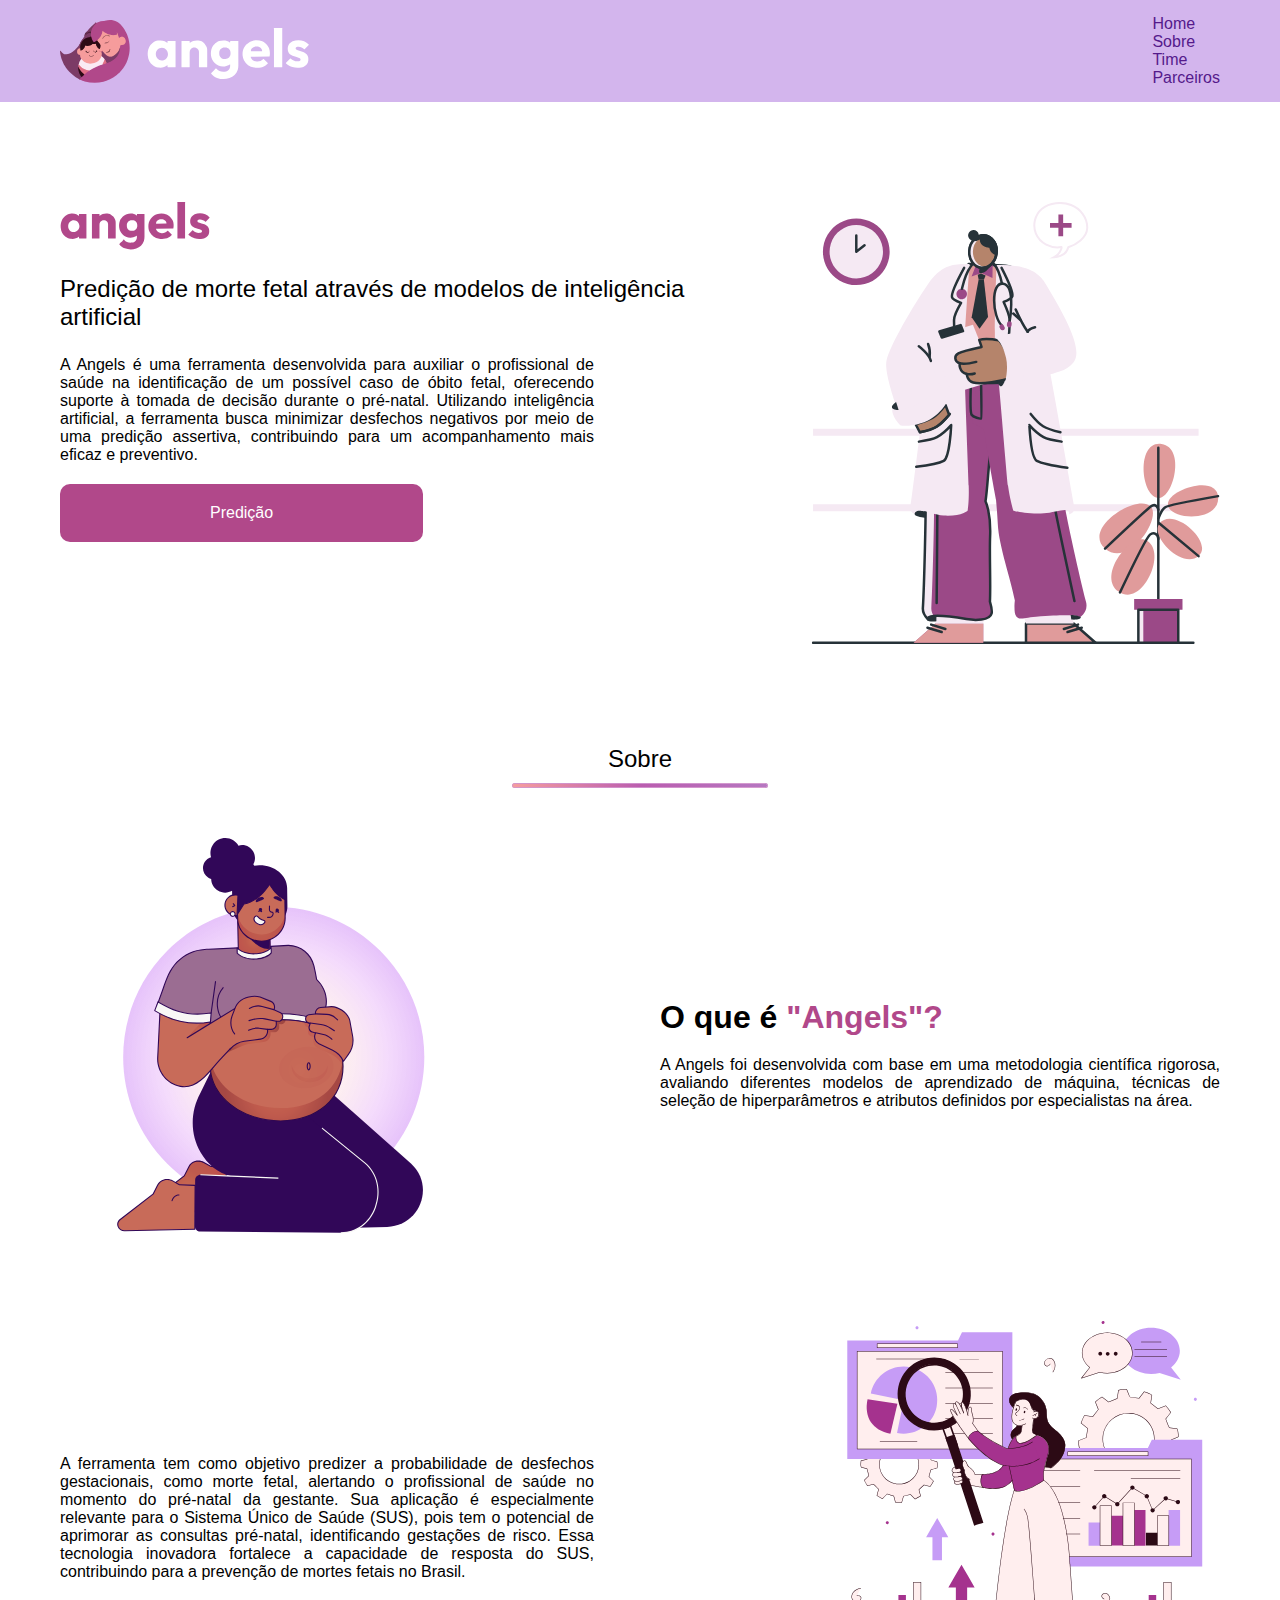
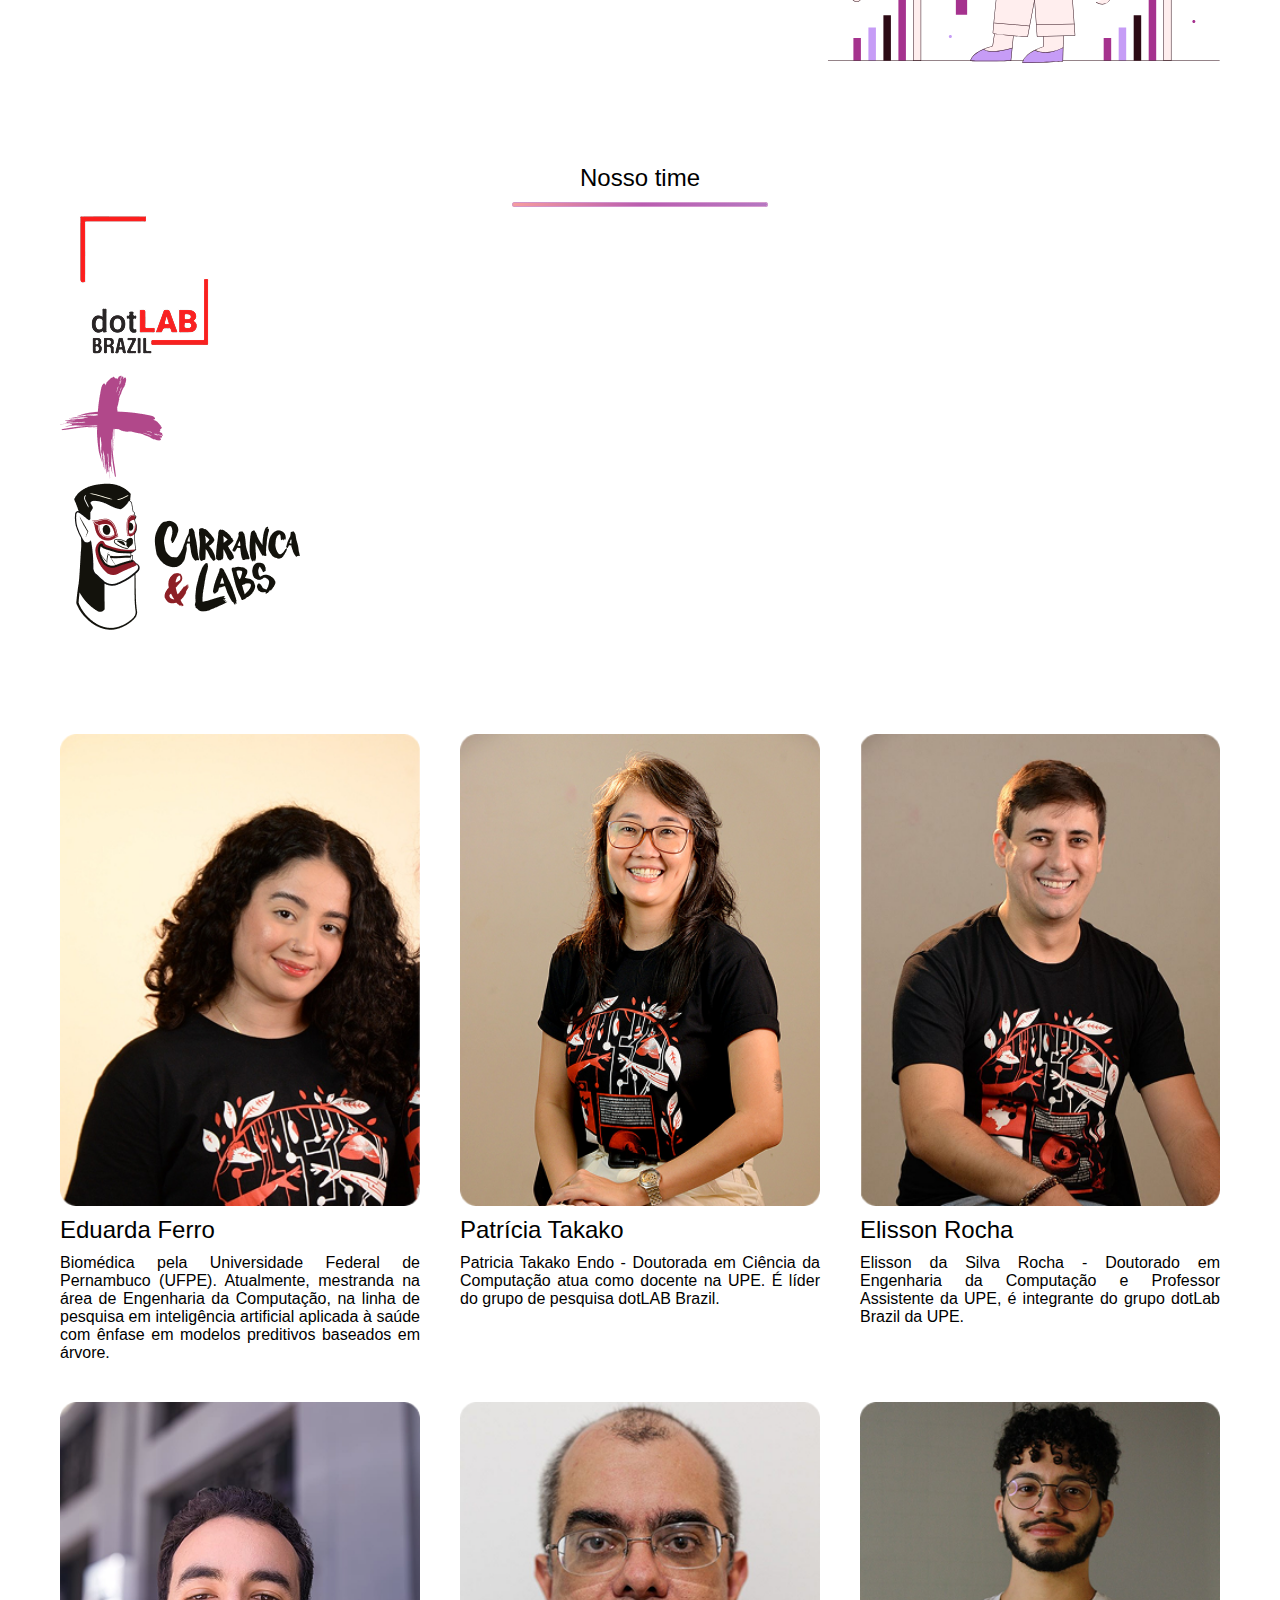
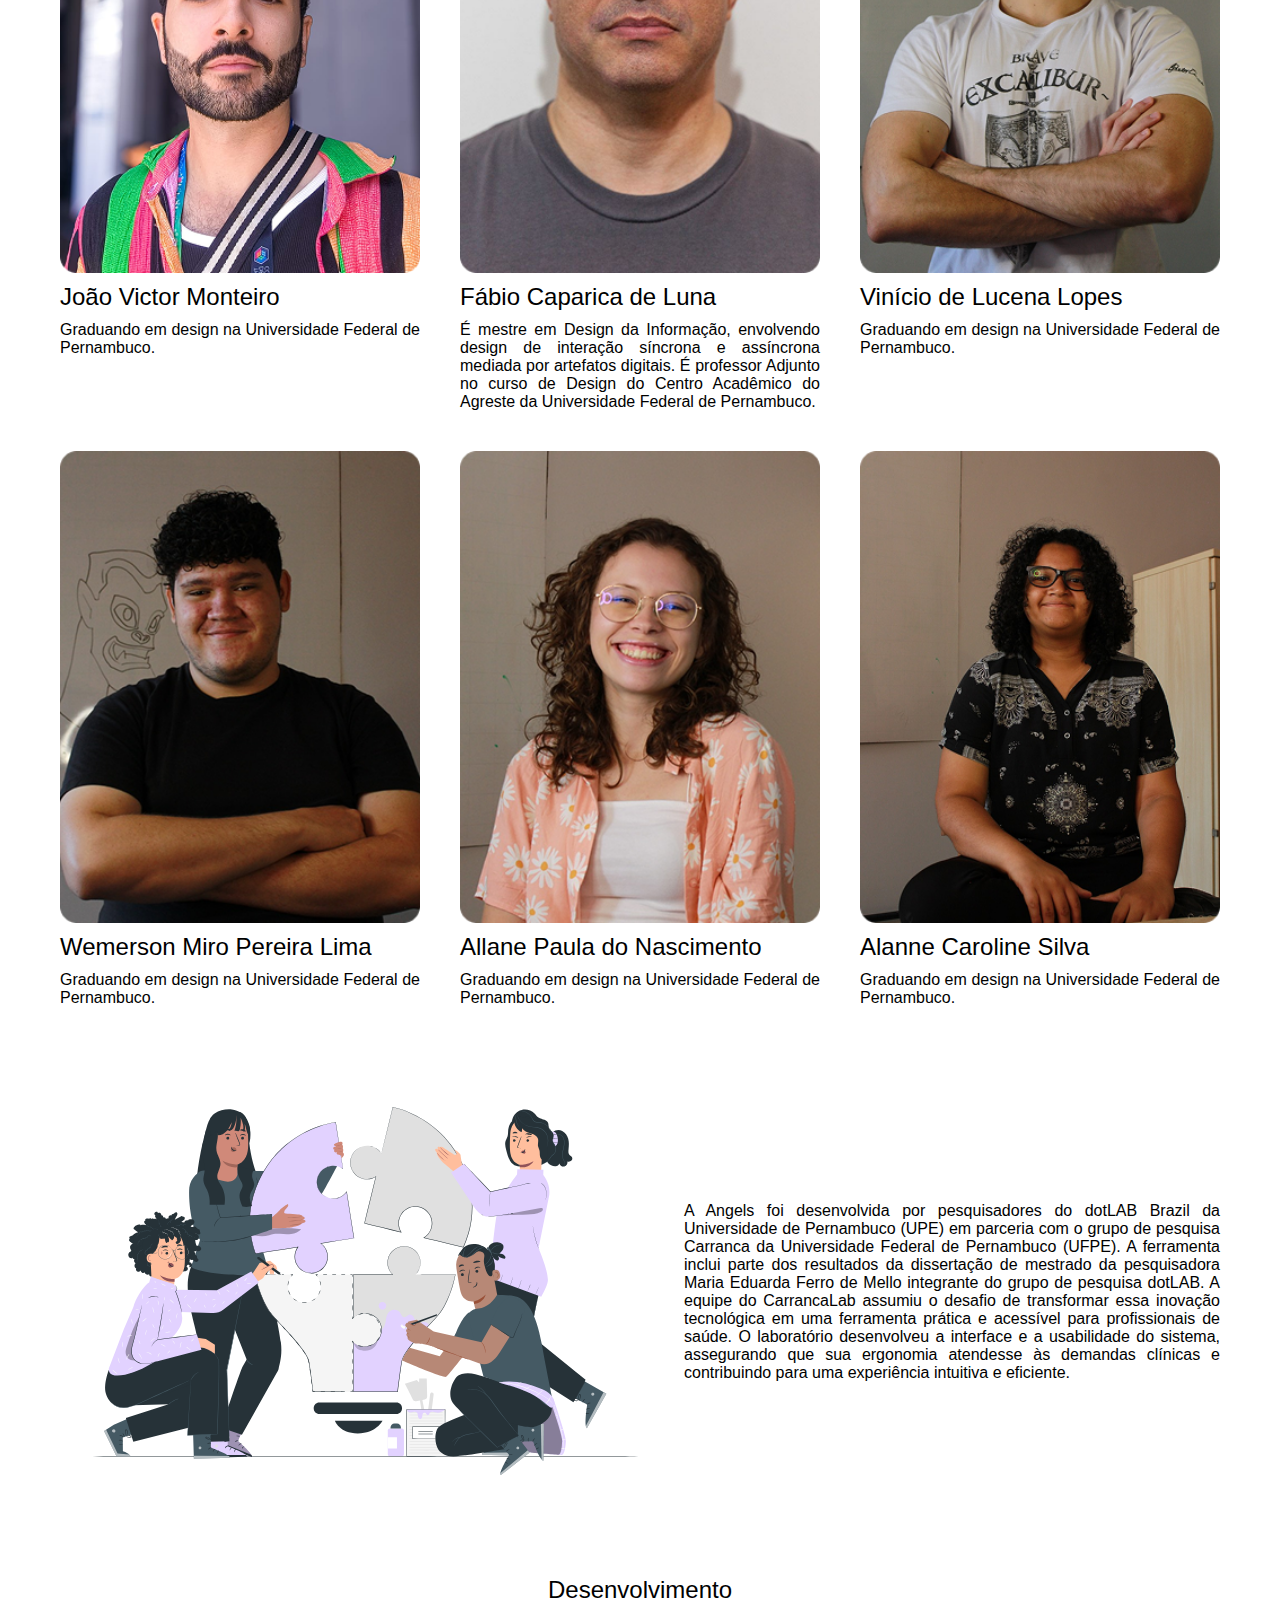
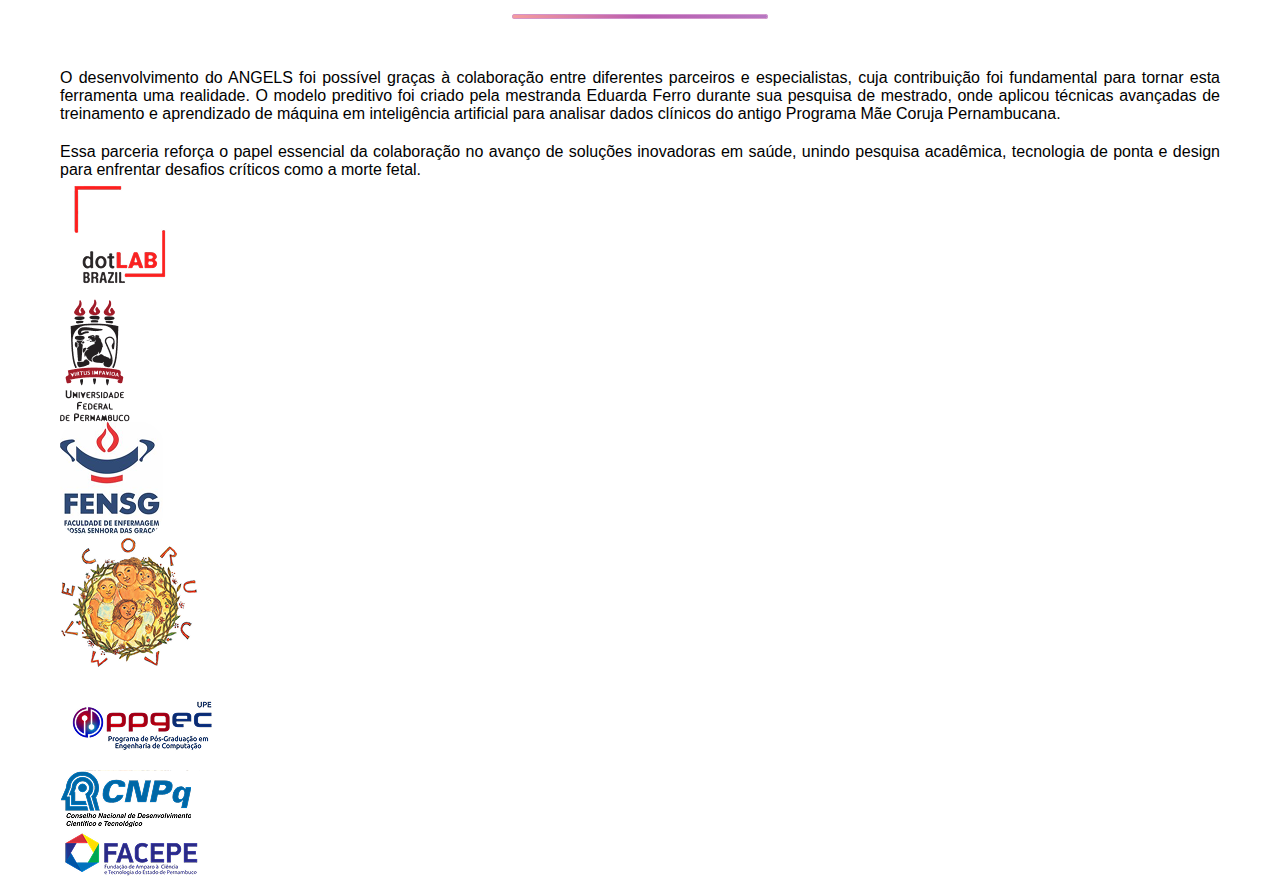
<file: index.html>
<!DOCTYPE html>
<html lang="pt-br">
<head>
    <meta charset="UTF-8">
    <meta name="viewport" content="width=device-width, initial-scale=1.0">
    <link rel="stylesheet" href="style.css">
    <title>SophIA - Predição de Morte Fetal</title>
</head>
<body>
    <nav class="menu-bg" aria-label="primária">
        <div class="menu container">
            <div><img src="./img/logo.svg" alt="Logotipo Angels"></div>
            <ul class="menu-list">
                <li><a href="">Home</a></li>
                <li><a href="">Sobre</a></li>
                <li><a href="">Time</a></li>
                <li><a href="">Parceiros</a></li>
            </ul>
        </div>
    </nav>

    <main class="conteudo container">
        <div>
            <div><img src="./img/logomain.svg" alt="Logo Angels"></div>
            <h1>Predição de morte fetal através de modelos de inteligência artificial</h1>

            <p>A Angels é uma ferramenta desenvolvida para auxiliar o profissional de saúde na identificação de um possível caso de óbito fetal, oferecendo suporte à tomada de decisão durante o pré-natal. Utilizando inteligência artificial, a ferramenta busca minimizar desfechos negativos por meio de uma predição assertiva, contribuindo para um acompanhamento mais eficaz e preventivo.</p>

            <a class="button" href="#">Predição</a>
        </div>

        <div><img src="./img/main/imgmain.svg" alt="Ilustração de Médico"></div>
    </main>

    <section class="sobre container">
        <h1>Sobre</h1>
        <div class="sobre-conteudo">
            <div class="sobre-angels">
                <div><img src="./img/sobre/sobreimg1.svg" alt="Ilustração mulher gestante"></div>
            
                <div>
                    <h1>O que é <span>"Angels"?</span></h1>
                    <p>A Angels foi desenvolvida com base em uma metodologia científica rigorosa, avaliando diferentes modelos de aprendizado de máquina, técnicas de seleção de hiperparâmetros e atributos definidos por especialistas na área.</p>
                </div>
            </div>
            
            <div class="sobre-ferramenta">
                <p>A ferramenta tem como objetivo predizer a probabilidade de desfechos gestacionais, como morte fetal, alertando o profissional de saúde no momento do pré-natal da gestante. Sua aplicação é especialmente relevante para o Sistema Único de Saúde (SUS), pois tem o potencial de aprimorar as consultas pré-natal, identificando gestações de risco. Essa tecnologia inovadora fortalece a capacidade de resposta do SUS, contribuindo para a prevenção de mortes fetais no Brasil.</p>

                <div><img src="./img/sobre/sobreimg2.svg" alt="Ilustração mulher e tecnologia"></div>
            </div>
        </div>
    </section>

    <section class="time container">
        <h1>Nosso time</h1>

        <div>
            <div><img src="./img/time/dotlab.png" alt="Dotlab Brazil"></div>

            <div><img src="./img/time/mais.png" alt="+"></div>

            <div><img src="./img/time/carranca.png" alt="Carranca & labs"></div>
        </div>

        <ul class="time-list">
            <li>
                <div><img src="./img//time/membros/Eduarda.png" alt="Foto Eduarda Ferro"></div>
                <h1>Eduarda Ferro</h1>
                <p>Biomédica pela Universidade Federal de Pernambuco (UFPE). Atualmente, mestranda na área de Engenharia da Computação, na linha de pesquisa em inteligência artificial aplicada à saúde com ênfase em modelos preditivos baseados em árvore.</p>
            </li>

            <li>
                <div><img src="./img//time/membros/patricia.png" alt="Foto Patrícia Takako"></div>
                <h1>Patrícia Takako</h1>
                <p>Patricia Takako Endo - Doutorada em Ciência da Computação atua como docente na UPE. É líder do grupo de pesquisa dotLAB Brazil.</p>
            </li>

            <li>
                <div><img src="./img//time/membros/elisson.png" alt="Foto Elisson Rocha"></div>
                <h1>Elisson Rocha</h1>
                <p>Elisson da Silva Rocha - Doutorado em Engenharia da Computação e Professor Assistente da UPE, é integrante do grupo dotLab Brazil da UPE.</p>
            </li>

            <li>
                <div><img src="./img//time/membros/joao.png" alt="Foto João Victor Monteiro"></div>
                <h1>João Victor Monteiro</h1>
                <p>Graduando em design na Universidade Federal de Pernambuco.</p>
            </li>

            <li>
                <div><img src="./img//time/membros/fabio.png" alt="Foto Fábio Caparica"></div>
                <h1>Fábio Caparica de Luna</h1>
                <p>É mestre em Design da Informação, envolvendo design de interação síncrona e assíncrona mediada por artefatos digitais. É professor Adjunto no curso de Design do Centro Acadêmico do Agreste da Universidade Federal de Pernambuco.</p>
            </li>

            <li>
                <div><img src="./img//time/membros/vinicio.png" alt="Foto Vinício de Lucena"></div>
                <h1>Vinício de Lucena Lopes</h1>
                <p>Graduando em design na Universidade Federal de Pernambuco.</p>
            </li>

            <li>
                <div><img src="./img//time/membros/wemerson.png" alt="Foto Wemerson Miro"></div>
                <h1>Wemerson Miro Pereira Lima</h1>
                <p>Graduando em design na Universidade Federal de Pernambuco.</p>
            </li>

            <li>
                <div><img src="./img//time/membros/allane.png" alt="Foto Allane Paula"></div>
                <h1>Allane Paula do Nascimento</h1>
                <p>Graduando em design na Universidade Federal de Pernambuco.</p>
            </li>

            <li>
                <div><img src="./img//time/membros/alanne.png" alt="Foto Alanne Caroline"></div>
                <h1>Alanne Caroline Silva</h1>
                <p>Graduando em design na Universidade Federal de Pernambuco.</p>
            </li>
        </ul>
    </section>

    <section class="info container">
        <div><img src="./img/infoimg.svg" alt="Ilustração pessoas montando o quebra-cabeça de uma lâmpada"></div>

        <p>A Angels foi desenvolvida por pesquisadores do dotLAB Brazil da Universidade de Pernambuco (UPE) em parceria com o grupo de pesquisa Carranca da Universidade Federal de Pernambuco (UFPE). A ferramenta inclui parte dos resultados da dissertação de mestrado da pesquisadora Maria Eduarda Ferro de Mello integrante do grupo de pesquisa dotLAB. A equipe do CarrancaLab assumiu o desafio de transformar essa inovação tecnológica em uma ferramenta prática e acessível para profissionais de saúde. O laboratório desenvolveu a interface e a usabilidade do sistema, assegurando que sua ergonomia atendesse às demandas clínicas e contribuindo para uma experiência intuitiva e eficiente.</p>
    </section>

    <section class="desenvolvimento container">
        <h1>Desenvolvimento</h1>

        <div>
            <p>O desenvolvimento do ANGELS foi possível graças à colaboração entre diferentes parceiros e especialistas, cuja contribuição foi fundamental para tornar esta ferramenta uma realidade. O modelo preditivo foi criado pela mestranda Eduarda Ferro durante sua pesquisa de mestrado, onde aplicou técnicas avançadas de treinamento e aprendizado de máquina em inteligência artificial para analisar dados clínicos do antigo Programa Mãe Coruja Pernambucana.</p>

            <p>Essa parceria reforça o papel essencial da colaboração no avanço de soluções inovadoras em saúde, unindo pesquisa acadêmica, tecnologia de ponta e design para enfrentar desafios críticos como a morte fetal.</p>
        </div>
        
        <ul>
            <li><div><img src="./img/desenvolvimento/dotlab.png" alt="Logo dotlab"></div></li>
            <li><div><img src="./img/desenvolvimento/ufpe.png" alt="Logo UFPE"></div></li>
            <li><div><img src="./img/desenvolvimento/fensg.png" alt="Logo FENSG"></div></li>
            <li><div><img src="./img/desenvolvimento/maecoruja.png" alt="Logo Mãe Coruja"></div></li>
            <li><div><img src="./img/desenvolvimento/ppgec.png" alt="Logo PPGEC"></div></li>
            <li><div><img src="./img/desenvolvimento/cnpq.png" alt="Logo CNPq"></div></li>
            <li><div><img src="./img/desenvolvimento/facepe.png" alt="Logo FACEPE"></div></li>
        </ul>
    </section>

</body>
</html>
</file>
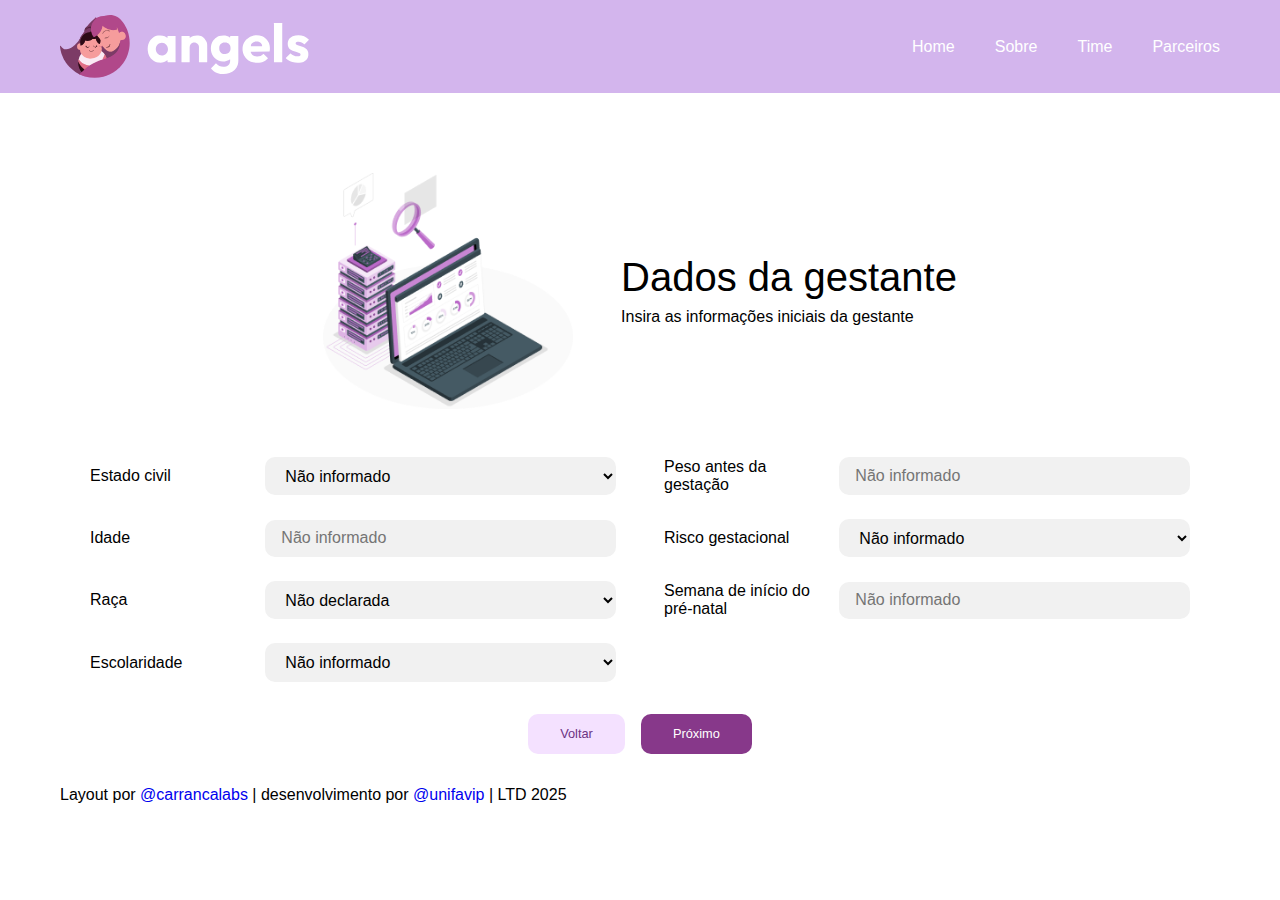
<file: dadosgestante.html>
<!DOCTYPE html>
<html lang="pt-BR">
  <head>
    <meta charset="UTF-8" />
    <meta name="viewport" content="width=device-width, initial-scale=1.0" />
    <link rel="stylesheet" href="css/simulation.css" />
    <link rel="stylesheet" href="css/global.css" />
    <link rel="stylesheet" href="css/menu.css" />
    <link rel="stylesheet" href="./style.css" />

    <title>Dados da Gestante</title>
  </head>
  <body>
    <script type="module" src="./script.js"></script>
    <script src="/js/modules/validaForm.js"></script>
    <!-- Inclusão do validaForm.js -->
    <nav class="menu-bg" aria-label="primária">
      <div class="menu container">
        <div><img src="./img/logo.svg" alt="Logotipo Angels" /></div>
        <button data-menu="button" aria-expanded="false" aria-controls="menu">
          Menu
        </button>
        <ul data-menu="list">
          <li><a href="#">Home</a></li>
          <li><a href="#sobre">Sobre</a></li>
          <li><a href="#time">Time</a></li>
          <li><a href="#parceiros">Parceiros</a></li>
        </ul>
      </div>
    </nav>

    <main class="container-intro">
      <section class="intro">
        <img src="./img/form/computador.png" alt="Computador" />
        <div>
          <h1>Dados da gestante</h1>
          <p>Insira as informações iniciais da gestante</p>
        </div>
      </section>

      <!-- Alteração no formulário para usar a função saveAndNext do validaForm.js -->
      <form onsubmit="return saveAndNext('historico.html')">
        <div class="form-grid">
          <div class="form-group">
            <label for="estadocivil">Estado civil</label>
            <select id="estadocivil" name="mc_mul_est_civil" required>
              <option disabled selected value="">Não informado</option>
              <option>Solteira</option>
              <option>Casada</option>
              <option>Viúva</option>
              <option>Separada Judicialmente</option>
              <option>Divorciada</option>
              <option>Outra</option>
            </select>
          </div>

          <div class="form-group">
            <label for="peso">Peso antes da gestação</label>
            <input
              type="number"
              id="peso"
              name="mc_get_peso_anterior"
              placeholder="Não informado"
              onfocus="this.placeholder=''"
              onblur="this.placeholder='Não informado'"
              required
            />
          </div>

          <div class="form-group">
            <label for="idade">Idade</label>
            <input
              type="number"
              id="idade"
              name="idade"
              placeholder="Não informado"
              onfocus="this.placeholder=''"
              onblur="this.placeholder='Não informado'"
              required
            />
          </div>

          <div class="form-group">
            <label for="risco">Risco gestacional</label>
            <select id="risco" name="mc_get_risco_gestacional" required>
              <option>Não informado</option>
              <option>Alto</option>
              <option>Habitual</option>
            </select>
          </div>

          <div class="form-group">
            <label for="raca">Raça</label>
            <select id="raca" name="mc_pes_raca_etnia" required>
              <option disabled selected value="">
                <p style="color: #5c5c5c">Não declarada</p>
              </option>
              <option>Branca</option>
              <option>Negra</option>
              <option>Parda</option>
              <option>Amarela</option>
              <option>Indígena</option>
            </select>
          </div>

          <div class="form-group">
            <label for="semana">Semana de início do pré-natal</label>
            <input
              type="number"
              id="semana"
              name="primeiro_pre_natal"
              placeholder="Não informado"
              onfocus="this.placeholder=''"
              onblur="this.placeholder='Não informado'"
              required
            />
          </div>

          <div class="form-group">
            <label for="escolaridade">Escolaridade</label>
            <select id="escolaridade" name="mc_dae_escolaridade" required>
              <option disabled selected value="">Não informado</option>
              <option>Não alfabetizada</option>
              <option>Fundamental I completo</option>
              <option>Fundamental I incompleto</option>
              <option>Fundamental II completo</option>
              <option>Fundamental II incompleto</option>
              <option>Médio completo</option>
              <option>Médio incompleto</option>
              <option>Superior completo</option>
              <option>Superior incompleto</option>
            </select>
          </div>
        </div>
        <div class="form-buttons">
          <button
            class="btn-back"
            type="button"
            onclick="window.location.href='index.html'"
          >
            Voltar
          </button>
          <button
            class="btn-next"
            type="submit"
            onclick="saveAndNext('historico.html')"
          >
            Próximo
          </button>
        </div>
      </form>
    </main>

    <footer class="footer-bg">
      <div class="footer container">
        <p>
          Layout por
          <a href="https://www.instagram.com/carrancalabs/">@carrancalabs</a> |
          desenvolvimento por
          <a href="https://www.instagram.com/unifavipwyden/">@unifavip</a> | LTD
          2025
        </p>
      </div>
    </footer>
  </body>
</html>
</file>
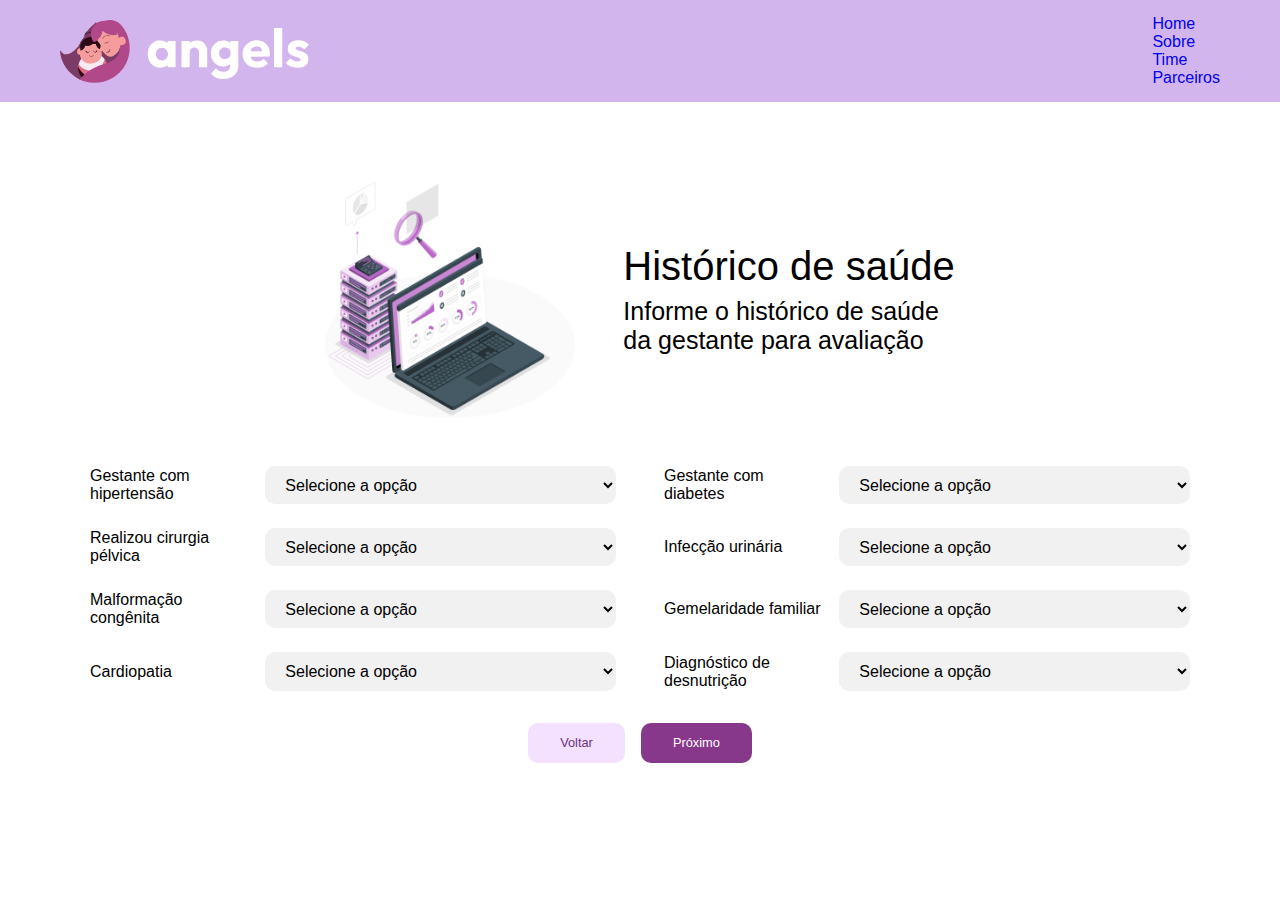
<file: historico.html>
<!DOCTYPE html>
<html lang="pt-br">
  <head>
    <meta charset="UTF-8" />
    <meta name="viewport" content="width=device-width, initial-scale=1.0" />
    <link rel="stylesheet" href="css/simulation.css" />
    <link rel="stylesheet" href="/css/global.css" />
    <link rel="stylesheet" href="/css/menu.css" />

    <title>Histórico</title>
  </head>
  <body>
    <script src="/js/modules/validaForm.js"></script>
    <nav class="menu-bg" aria-label="primária">
      <div class="menu container">
        <div><img src="./img/logo.svg" alt="Logotipo Angels" /></div>
        <ul class="menu-list">
          <li><a href="index.html">Home</a></li>
          <li><a href="index.html#sobre">Sobre</a></li>
          <li><a href="index.html#time">Time</a></li>
          <li><a href="index.html#parceiros">Parceiros</a></li>
        </ul>
      </div>
    </nav>

    <main class="container-intro">
      <section class="description intro">
        <img class="imgcomp" src="/img/form/computador.png" alt="computador" />
        <div>
          <h1>Histórico de saúde</h1>
          <h3>Informe o histórico de saúde <br />da gestante para avaliação</h3>
        </div>
      </section>

      <form onsubmit="return saveAndNext('historicoobstetrico.html')">
        <div class="form-grid">
          <div class="form-group">
            <label for="hipertensao">Gestante com hipertensão</label>
            <select name="has_arterial_hypertension" id="hipertensao" required>
              <option value="" disabled selected>Selecione a opção</option>
              <option value="true">Sim</option>
              <option value="false">Não</option>
            </select>
          </div>

          <div class="form-group">
            <label for="diabetes">Gestante com diabetes</label>
            <select name="has_diabetes" id="diabetes" required>
              <option value="" disabled selected>Selecione a opção</option>
              <option value="true">Sim</option>
              <option value="false">Não</option>
            </select>
          </div>

          <div class="form-group">
            <label for="cirurgia_pelvica">Realizou cirurgia pélvica</label>
            <select name="has_cirurgia_pelvica" id="cirurgia_pelvica" required>
              <option value="" disabled selected>Selecione a opção</option>
              <option value="true">Sim</option>
              <option value="false">Não</option>
            </select>
          </div>

          <div class="form-group">
            <label for="infeccao_urinaria">Infecção urinária</label>
            <select
              name="has_infeccao_urinaria"
              id="infeccao_urinaria"
              required
            >
              <option value="" disabled selected>Selecione a opção</option>
              <option value="true">Sim</option>
              <option value="false">Não</option>
            </select>
          </div>

          <div class="form-group">
            <label for="malformacao_congenita">Malformação congênita</label>
            <select
              name="has_malformacao_familiar"
              id="malformacao_congenita"
              required
            >
              <option value="" disabled selected>Selecione a opção</option>
              <option value="true">Sim</option>
              <option value="false">Não</option>
            </select>
          </div>

          <div class="form-group">
            <label for="gemelaridade_familiar">Gemelaridade familiar</label>
            <select
              name="has_gemelaridade_familiar"
              id="gemelaridade_familiar"
              required
            >
              <option value="" disabled selected>Selecione a opção</option>
              <option value="true">Sim</option>
              <option value="false">Não</option>
            </select>
          </div>

          <div class="form-group">
            <label for="cardiopatia">Cardiopatia</label>
            <select name="has_cardiopatia" id="cardiopatia" required>
              <option value="" disabled selected>Selecione a opção</option>
              <option value="true">Sim</option>
              <option value="false">Não</option>
            </select>
          </div>

          <div class="form-group">
            <label for="desnutricao">Diagnóstico de desnutrição</label>
            <select
              name="mc_dae_diagnostico_desnutricao"
              id="desnutricao"
              required
            >
              <option value="" disabled selected>Selecione a opção</option>
              <option value="true">Sim</option>
              <option value="false">Não</option>
            </select>
          </div>
        </div>
        <div class="form-buttons">
          <button
            class="btn-back"
            type="button"
            onclick="window.location.href='dadosgestante.html'"
          >
            Voltar
          </button>
          <button class="btn-next" type="submit" onclick="saveAndNext('historicoobstetrico')">Próximo</button>
        </div>
      </form>
    </main>
  </body>
</html>
</file>
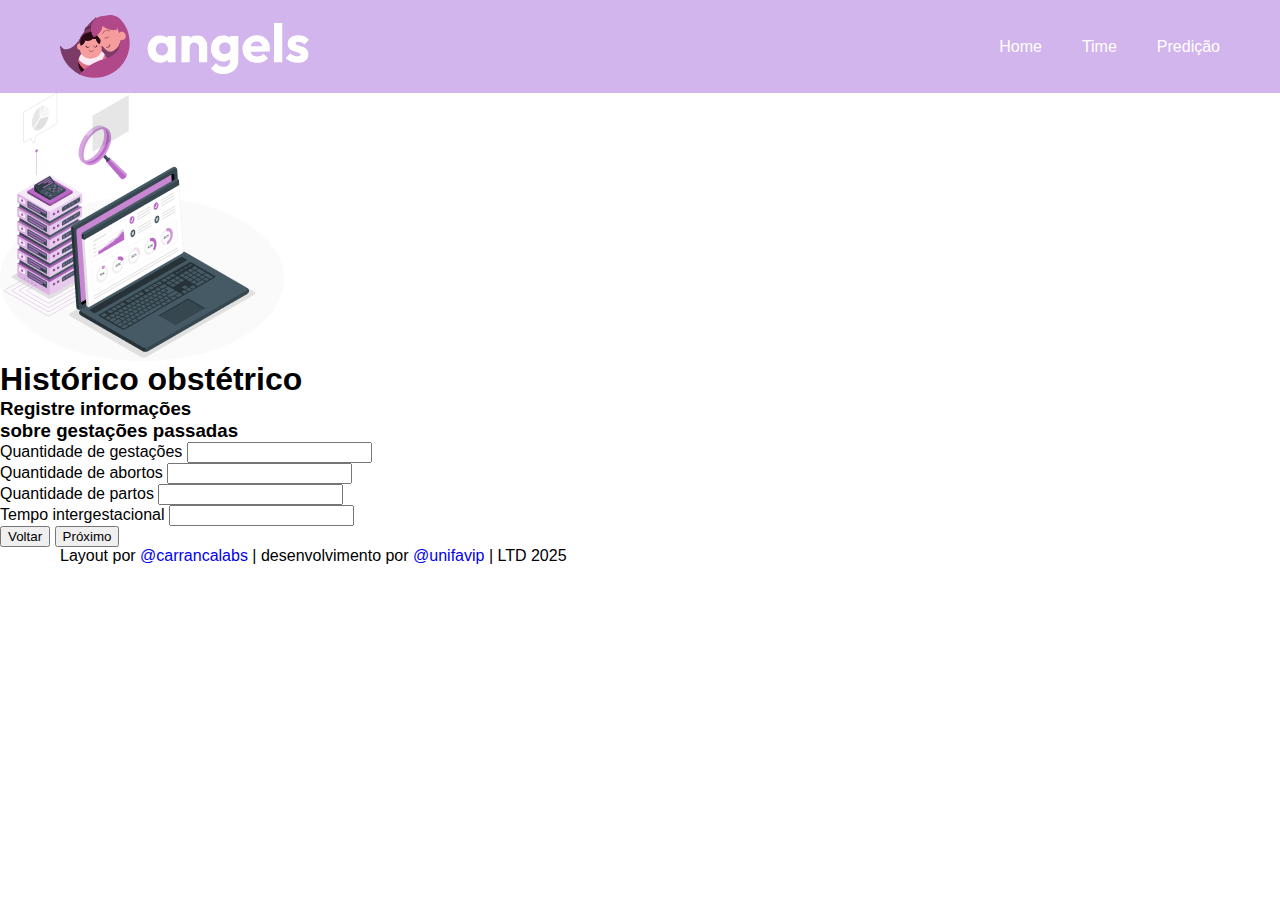
<file: historicoobstetrico.html>
<!DOCTYPE html>
<html lang="pt-br">
  <head>
    <meta charset="UTF-8" />
    <meta name="viewport" content="width=device-width, initial-scale=1.0" />
    <link rel="stylesheet" href="./style.css" />
  </head>
  <body>
    <script type="module" src="./script.js"></script>
    <script src="js/modules/validaForm.js"></script>
    <nav class="menu-bg" aria-label="primária">
      <div class="menu container">
        <div><img src="./img/logo.svg" alt="Logotipo Angels" /></div>
        <button data-menu="button" aria-expanded="false" aria-controls="menu">
          Menu
        </button>
        <ul data-menu="list">
          <li><a href="./index.html">Home</a></li>
          <li><a href="./time.html">Time</a></li>
          <li><a href="./dadosgestante.html">Predição</a></li>
        </ul>
      </div>
    </nav>

    <div class="description">
      <img
        class="imgcomp"
        src="./img/form/computador.png"
        alt="Ilustração computador"
      />
      <div class="instruction">
        <h1>Histórico obstétrico</h1>
        <h3>
          Registre informações <br />
          sobre gestações passadas
        </h3>
      </div>
    </div>

    <form class="form-container" onsubmit="return saveAndNext('loading.html')">
      <div class="form-row">
        <label for="gestacoes">Quantidade de gestações</label>
        <input id="gestacoes" type="number" name="sd_quant_gest" required />
      </div>
      <div class="form-row">
        <label for="abortos">Quantidade de abortos</label>
        <input id="abortos" type="number" name="sd_quant_aborto" required />
      </div>
      <div class="form-row">
        <label for="partos">Quantidade de partos</label>
        <input id="partos" type="number" name="sd_quant_partos" required />
      </div>
      <div class="form-row">
        <label for="tempo">Tempo intergestacional</label>
        <input
          id="tempo"
          type="number"
          name="time_between_pregnancies"
          required
        />
      </div>

      <div class="form-buttons">
        <button
          class="btn-back"
          type="button"
          onclick="window.location.href='historico.html'"
        >
          Voltar
        </button>
        <button class="btn-next" type="submit" onclick="submitToBackend()">
          Próximo
        </button>
      </div>
    </form>

    <footer class="footer-bg">
      <div class="footer container">
        <p>
          Layout por
          <a href="https://www.instagram.com/carrancalabs/">@carrancalabs</a> |
          desenvolvimento por
          <a href="https://www.instagram.com/unifavipwyden/">@unifavip</a> | LTD
          2025
        </p>
      </div>
    </footer>
  </body>
</html>
</file>
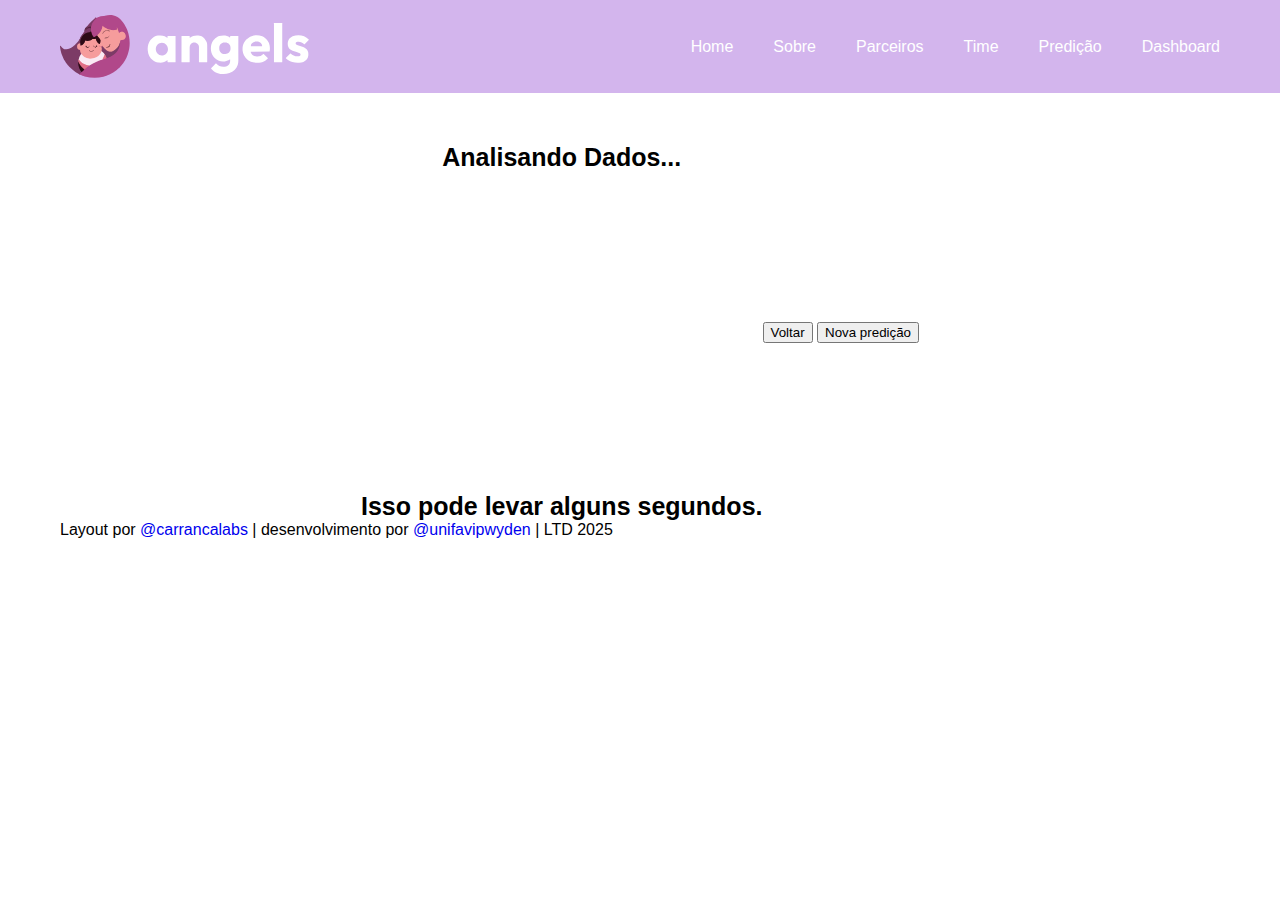
<file: loading.html>
<!DOCTYPE html>
<html lang="pt-br">
  <head>
    <meta charset="UTF-8" />
    <meta name="viewport" content="width=device-width, initial-scale=1.0" />
    <title>Resultado</title>
    <link rel="stylesheet" href="css/loading.css" />
    <link rel="stylesheet" href="style.css" />
    <link rel="stylesheet" href="css/menu.css" />
    <link rel="shortcut icon" href="./img/favicon.svg" type="image/x-icon" />
  </head>
  <body>
    <nav class="menu-bg" aria-label="primária">
      <div class="menu container">
        <a href="./index.html"
          ><div><img src="./img/logo.svg" alt="Logotipo Angels" /></div
        ></a>
        <button data-menu="button" aria-expanded="false" aria-controls="menu">
          Menu
        </button>
        <ul data-menu="list">
          <li><a href="./index.html">Home</a></li>
          <li><a href="./index.html#sobre">Sobre</a></li>
          <li><a href="./index.html#parceiros">Parceiros</a></li>
          <li><a href="./time.html">Time</a></li>
          <li><a href="./dadosgestante.html">Predição</a></li>
          <li>
            <a href="https://dashangels.dotlabbrazil.com.br/" target="_blank"
              >Dashboard</a
            >
          </li>
        </ul>
      </div>
    </nav>

    <main>
      <div class="load-container">
        <div class="load-text">
          <h3>Analisando Dados...</h3>
          <h3>Isso pode levar alguns segundos.</h3>
        </div>
        <div class="form-buttons">
          <button
            class="btn-back"
            type="button"
            onclick="window.location.href='historicoobstetrico.html'"
          >
            Voltar
          </button>
          <button
            class="btn-next"
            onclick="window.location.href='dadosgestante.html'"
          >
            Nova predição
          </button>
        </div>
      </div>
    </main>

    <footer class="footer-bg">
      <div class="footer container">
        <p>
          Layout por
          <a href="https://www.instagram.com/carrancalabs/">@carrancalabs</a> |
          desenvolvimento por
          <a href="https://www.instagram.com/unifavipwyden/">@unifavipwyden</a>
          | LTD 2025
        </p>
      </div>
    </footer>

    <script>
      window.onload = async () => {
        const startTime = Date.now();
        // Recupera os dados armazenados no localStorage
        const data = JSON.parse(localStorage.getItem('gestanteData'));

        try {
          // Envia os dados para o backend
          const response = await fetch('https://sophia.discloud.app/prever', {
            method: 'POST',
            headers: { 'Content-Type': 'application/json' },
            body: JSON.stringify(data),
          });

          // Verifica se a resposta foi bem-sucedida
          if (!response.ok) {
            console.error('Erro ao chamar o backend');
            throw new Error('Erro ao chamar o backend');
          }

          const result = await response.json(); // Recebe a resposta do backend

          console.log(result); // Log para verificar a resposta
          const prob = result.probabilidade; // Acessa a probabilidade do backend

          if (prob === undefined || isNaN(prob)) {
            console.error('Erro: A probabilidade é undefined');
            alert('Erro ao processar a probabilidade.');
            return;
          }

          const elapsed = Date.now() - startTime;
          const delay = 1500; // 1.5 segundos

          if (elapsed < delay) {
            await new Promise((resolve) =>
              setTimeout(resolve, delay - elapsed),
            );
          }

          // Redireciona para a página de probabilidade com o valor correto
          window.location.href = `probabilidade.html?prob=${prob}`;
        } catch (error) {
          console.error('Erro ao processar a requisição:', error);
          alert('Houve um erro ao processar os dados. Tente novamente.');
        }
      };
    </script>
  </body>
</html>
</file>
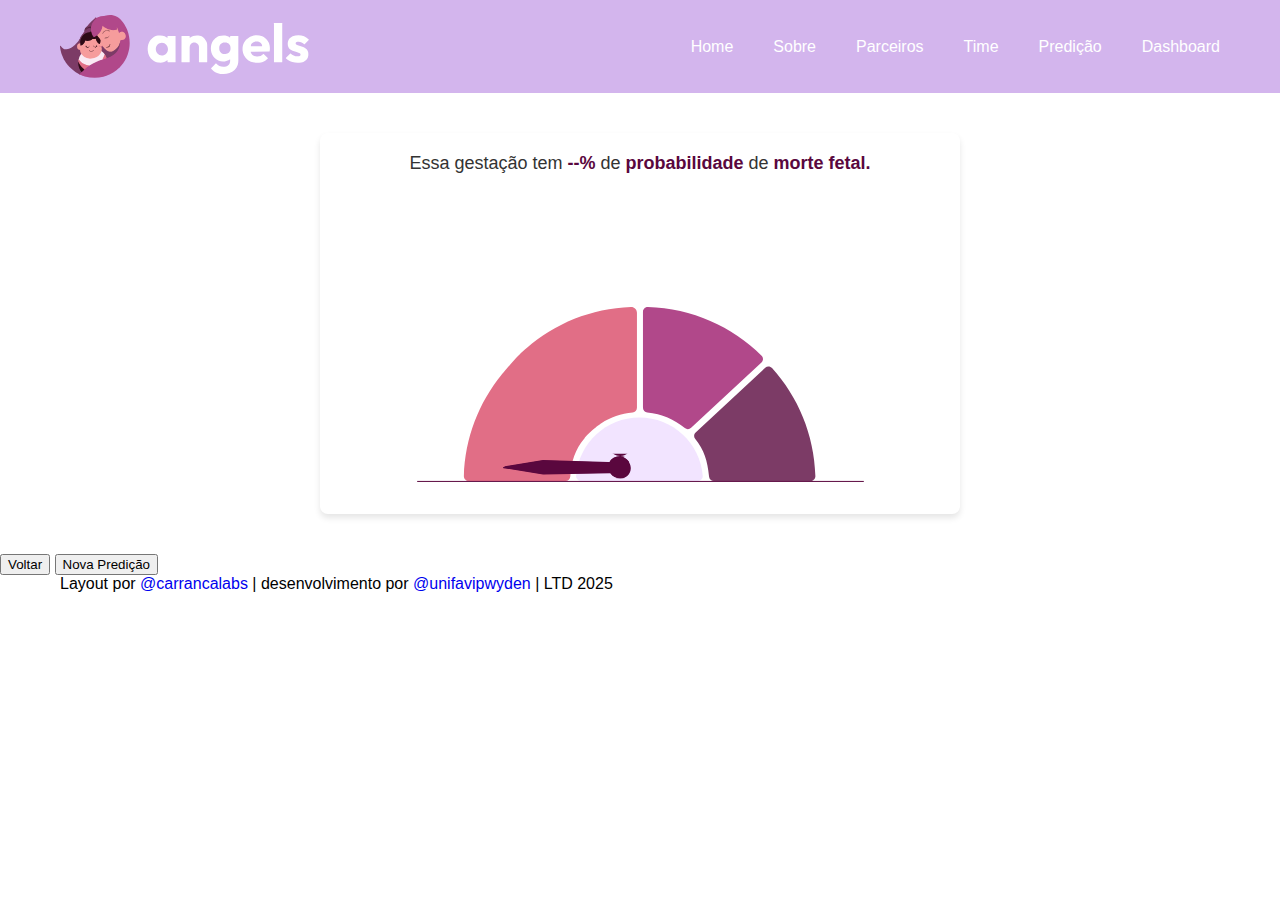
<file: probabilidade.html>
<!DOCTYPE html>
<html lang="pt-br">
  <head>
    <meta charset="UTF-8" />
    <meta name="viewport" content="width=device-width, initial-scale=1.0" />
    <title>Resultado</title>
    <link rel="stylesheet" href="./style.css" />
    <link rel="shortcut icon" href="./img/favicon.svg" type="image/x-icon" />
  </head>
  <body>
    <nav class="menu-bg" aria-label="primária">
        <div class="menu container">
            <a href="./index.html"><div><img src="./img/logo.svg" alt="Logotipo Angels"></div></a>
            <button data-menu="button" aria-expanded="false" aria-controls="menu">Menu</button>
            <ul data-menu="list">
                <li><a href="./index.html">Home</a></li>
                <li><a href="./index.html#sobre">Sobre</a></li>
                <li><a href="./index.html#parceiros">Parceiros</a></li>
                <li><a href="./time.html">Time</a></li>
                <li><a href="./dadosgestante.html">Predição</a></li>
                <li><a href="https://dashangels.dotlabbrazil.com.br/" target="_blank">Dashboard</a></li>
            </ul>
        </div>
    </nav>

    <main>
      <div class="result-container">
        <p class="result-text">
          Essa gestação tem <strong id="probText">--%</strong> de
          <strong>probabilidade</strong> de <strong>morte fetal.</strong>
        </p>
        <div class="gauge-wrapper">
          <div class="gauge-center">
            <img class="imggraf" src="./img/form/Group.svg" alt="Gráfico" />
            <div class="needle" id="needle">
              <img src="./img/form/Vector.svg" class="needle-image" alt="" />
            </div>
          </div>
        </div>
      </div>
      <div class="form-buttons">
        <button
          class="btn-back"
          type="button"
          onclick="window.location.href='historicoobstetrico.html'"
        >
          Voltar
        </button>
        <button
          class="btn-next"
          type="submit"
          onclick="clearStorageAndRedirect();"
        >
          Nova Predição
        </button>
      </div>
    </main>

    <script>
      window.onload = () => {
        // Acessa o parâmetro 'prob' da URL
        const urlParams = new URLSearchParams(window.location.search);
        const prob = parseFloat(urlParams.get('prob')); // Converte para número

        // Verifique se a probabilidade foi passada corretamente
        if (isNaN(prob)) {
          console.error('Erro: A probabilidade é inválida');
          alert('Erro ao processar a probabilidade.');
          return; // Interrompe a execução caso o valor de prob seja inválido
        }

        console.log(`Probabilidade recebida da URL: ${prob}`); // Log para depuração

        // Exibe a probabilidade como porcentagem
        document.getElementById('probText').innerText = `${prob.toFixed(2)}%`;

        // Ajuste o gráfico (agulha)

        const minAngle = -90;
        const maxAngle = 90;
        const angle = Math.min(
          maxAngle,
          Math.max(minAngle, (prob / 100) * (maxAngle - minAngle) + minAngle),
        ); // Ajusta o ângulo do gráfico

        console.log(`Ajustando ângulo do gráfico: ${angle} graus`);

        // Aplica a rotação da agulha com suavização
        document.getElementById('needle').style.transition =
          'transform 1s ease-in-out';
        document.getElementById(
          'needle',
        ).style.transform = `rotate(${angle}deg)`;
      };
    </script>
    <script>
      function clearStorageAndRedirect() {
        localStorage.clear();
        window.location.href = 'index.html';
      }
    </script>
  </body>
    <footer class="footer-bg">
        <div class="footer container">
            <p>Layout por <a href="https://www.instagram.com/carrancalabs/">@carrancalabs</a> | desenvolvimento por <a href="https://www.instagram.com/unifavipwyden/">@unifavipwyden</a> | LTD 2025</p>
        </div>    
    </footer>
</html>
</file>
<file: style.css>
@import './css/global.css';
@import './css/animacao.css';
@import './css/menu.css';
@import './css/variaveis.css';
@import './css/main.css';
@import './css/sobre.css';
@import './css/time.css';
@import './css/info.css';
@import './css/desenvolvimento.css';
@import './css/result.css';

/* Agulha - Indicador da probabilidade */
.needle {
  position: absolute;
  bottom: 0; /* Garantir que a base da agulha está na parte inferior */
  left: 50%; /* Centraliza a agulha horizontalmente */
  width: 25px;
  height: 126px;
  border-radius: 20px 1px 0 0;
  background-image: url(../img/form/Vector.svg); /* Sua imagem de agulha */
  transform-origin: 50% 100%; /* Ponto de rotação agora é na base da agulha */
  transform: translateX(-50%) rotate(-90deg); /* A rotação começa da base (parte inferior) */
  transition: transform 1s ease-in-out;
}
</file>
<file: css/simulation.css>
.container-intro {
  padding: 2rem;
  max-width: 1100px;
  margin: 0 auto;
}

.intro {
  display: flex;
  justify-content: center;
  align-items: center;
  gap: 3rem;
  margin: 3rem 0;
}

.intro img {
  width: 250px;
}

.intro h1 {
  font-weight: 500;
  font-size: 2.5rem;
  margin-bottom: 0.5rem;
}
.intro h3 {
  font-weight: 400;
  font-size: 1.563rem;
}

.form-grid {
  display: grid;
  grid-template-columns: repeat(2, 1fr);
  gap: 1.5rem 3rem;
}

.form-group {
  display: flex;
  align-items: center;
  justify-content: space-between;
}

.form-group label {
  flex: 1;
  font-size: 1rem;
  margin-right: 1rem;
  font-weight: 500;
}

.form-group select,
.form-group input {
  flex: 2;
  padding: 0.6rem 1rem;
  border: none;
  border-radius: 10px;
  background-color: #f1f1f1;
  font-size: 1rem;
}

.form-buttons {
  display: flex;
  justify-content: center;
  gap: 1rem;
  margin-top: 2rem;
}

.btn-back,
.btn-next {
  padding: 0.8rem 2rem;
  font-size: 0.8rem;
  border: none;
  border-radius: 10px;
  cursor: pointer;
}

.btn-back {
  background-color: #f4e1ff;
  color: #6c3483;
}

.btn-next {
  background-color: #87388a;
  color: white;
}

@media (max-width: 820px) {
  .form-grid{
    grid-template-columns: 1fr;
    gap: 1rem 0;
  }

  .intro {
    gap: 0;
  } 

  .intro img {
    width: 180px;
  }

  .intro h1 {
    font-weight: 500;
    font-size: 2rem;
  }

  .intro h3 {
    font-weight: 400;
    font-size: 1.2rem;
  }
  
  br {
    display: none;
  }
}
</file>
<file: css/global.css>
:root {
  --cor-primaria: #b1488a;
  --cor-secundaria: #d3b5ed;
  --cor-texto: #000;
}
* {
  font-family: 'Poppins', Arial, Helvetica, sans-serif;
}

body {
  margin: 0;
  padding: 0;
  background-color: #fff;
}

h1,
h2,
h3,
ul,
li,
p,
dd,
dt {
  margin: 0;
  padding: 0;
  list-style: none;
}

a {
  text-decoration: none;
}

.container {
  box-sizing: border-box;
  max-width: 1200px;
  padding-left: 20px;
  padding-right: 20px;
  margin-left: auto;
  margin-right: auto;
}

.marcacao {
  color: var(--cor-secundaria);
}

img {
  max-width: 100%;
  height: auto;
  display: block;
}

@keyframes flutuar {
  0% {
    transform: translateY(0);
  }
  50% {
    transform: translateY(-10px);
  }
  100% {
    transform: translateY(0);
  }
}
</file>
<file: css/menu.css>
.menu-bg {
    padding: 15px 0;
    background: var(--cor-secundaria);
}

.menu {
    display: flex;
    justify-content: space-between;
    align-items: center;
}

[data-menu="list"] {
    display: flex;
    gap: 40px;
}

[data-menu="list"] a {
    color: #fff;
    font-size: 1rem;
    transition: .2s;

    position: relative;
}

[data-menu="list"] a:hover {
    color: var(--cor-primaria);
}

[data-menu="list"] a::after {
    content: "";
    position: absolute;
    left: 0;
    bottom: -2px;
    width: 0%;
    height: 2px;
    background-color: var(--cor-primaria);
    transition: width 0.3s ease;
}

[data-menu="list"] a:hover::after {
    width: 100%;
}

[data-menu="button"] {
    display: none;
}

/* @media (max-width: 1013px) {
    .menu ul {
        margin: 30px auto;
    }
} */

@media (max-width: 670px) {

    [data-menu="button"] {
        display: flex;
        align-items: center;
        font-family: 'Cabin';
        font-weight: 500;
        font-size: 1rem;
        color: #fff;
        border-radius: 4px;
        padding: 10px;
        background-color: var(--cor-primaria);
        border: none;
        z-index: 300;
        cursor: pointer;
        position: relative;
    }

    [data-menu="button"]:hover {
        background: #61264b;
        transition: .2s;
    }

    [data-menu="button"]::before {
        margin-right: 4px;
        content: '';
        display: inline-block;
        height: 2px;
        width: 12px;
        background: #fff;
        box-shadow: 0 4px #fff, 0 -4px #fff;
    }

    [data-menu="list"] {
        display: none !important;
    }

    [data-menu="list"].ativo {
        display: block !important;
        position: absolute;
        background: #61264b;
        padding: 10px;
        top: 60px;
        right: 20px;
        border-radius: 0 0 8px 8px;
        box-shadow: 2px 2px 2px 0 rgba(0, 0, 0, 0.2);
        animation: slideDown 0.3s ease-out;
        text-align: left;
        width: 150px;
        z-index: 400;
    }

    [data-menu="list"].ativo li a {
        font-size: 1rem;
        display: inline-block;
        margin-bottom: 10px;
    }

    .menu > div > img {
        width: 150px;
        height: auto;
    }
}

@keyframes slideDown {
    from {
        opacity: 0;
        transform: translateY(-20px);
    }
    to {
        opacity: 1;
        transform: translateY(0);
    }
}
</file>
<file: css/loading.css>
h3 {
  font-weight: 600;
  font-size: 1.563rem;
}
.load-container {
  margin-top: 50px;
  display: flex;
  justify-content: center;
  align-items: center;
  text-align: center;
}

.load-text {
  display: flex;
  flex-direction: column;
  row-gap: 20rem;
}
</file>
